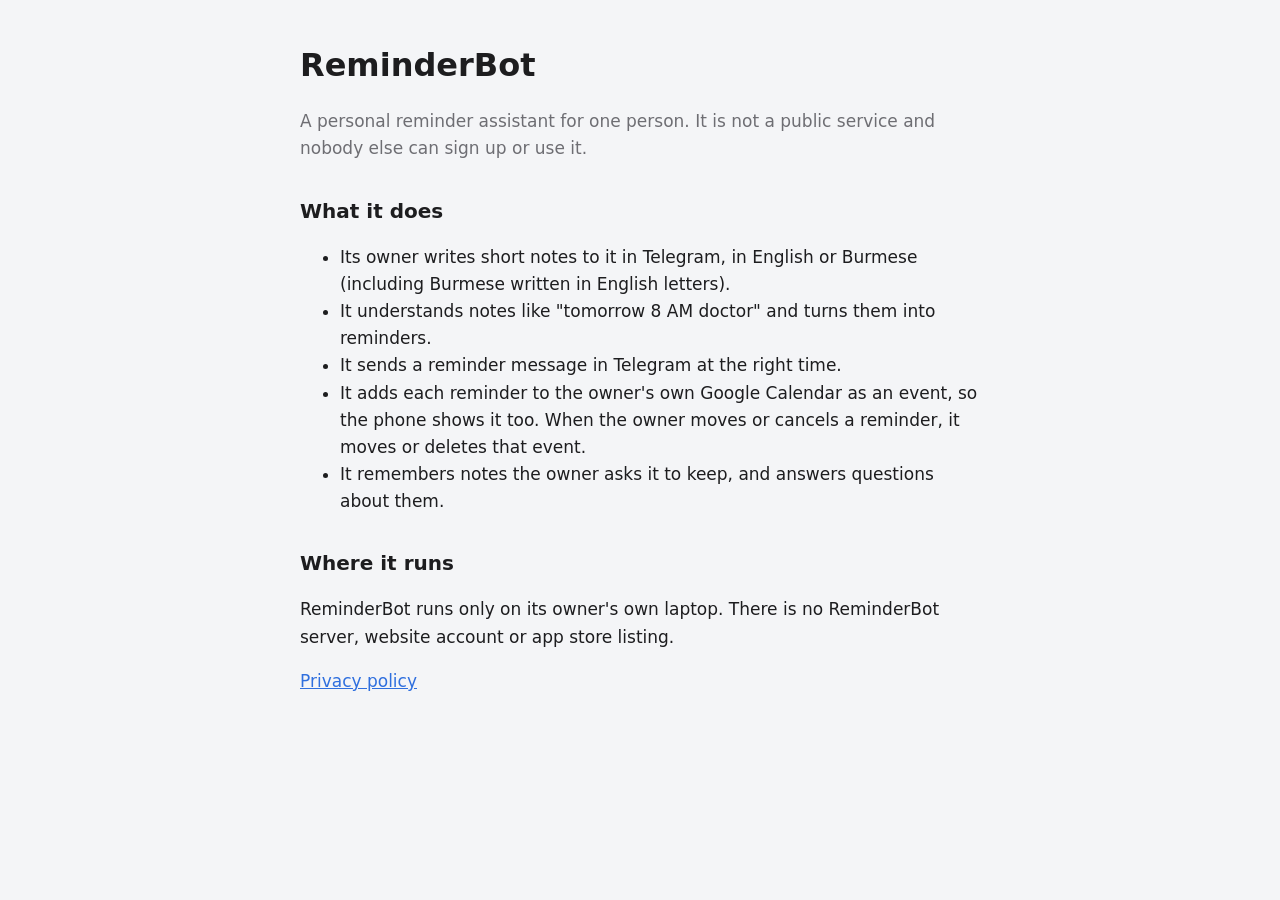
<file: index.html>
<!doctype html>
<html lang="en">
<head>
<meta charset="utf-8">
<meta name="viewport" content="width=device-width, initial-scale=1">
<title>ReminderBot</title>
<link rel="stylesheet" href="style.css">
</head>
<body>
<main>
  <h1>ReminderBot</h1>
  <p class="lead">A personal reminder assistant for one person. It is not a public service and
    nobody else can sign up or use it.</p>

  <h2>What it does</h2>
  <ul>
    <li>Its owner writes short notes to it in Telegram, in English or Burmese (including
      Burmese written in English letters).</li>
    <li>It understands notes like "tomorrow 8 AM doctor" and turns them into reminders.</li>
    <li>It sends a reminder message in Telegram at the right time.</li>
    <li>It adds each reminder to the owner's own Google Calendar as an event, so the phone
      shows it too. When the owner moves or cancels a reminder, it moves or deletes that event.</li>
    <li>It remembers notes the owner asks it to keep, and answers questions about them.</li>
  </ul>

  <h2>Where it runs</h2>
  <p>ReminderBot runs only on its owner's own laptop. There is no ReminderBot server, website
    account or app store listing.</p>

  <p><a href="privacy.html">Privacy policy</a></p>
</main>
</body>
</html>
</file>
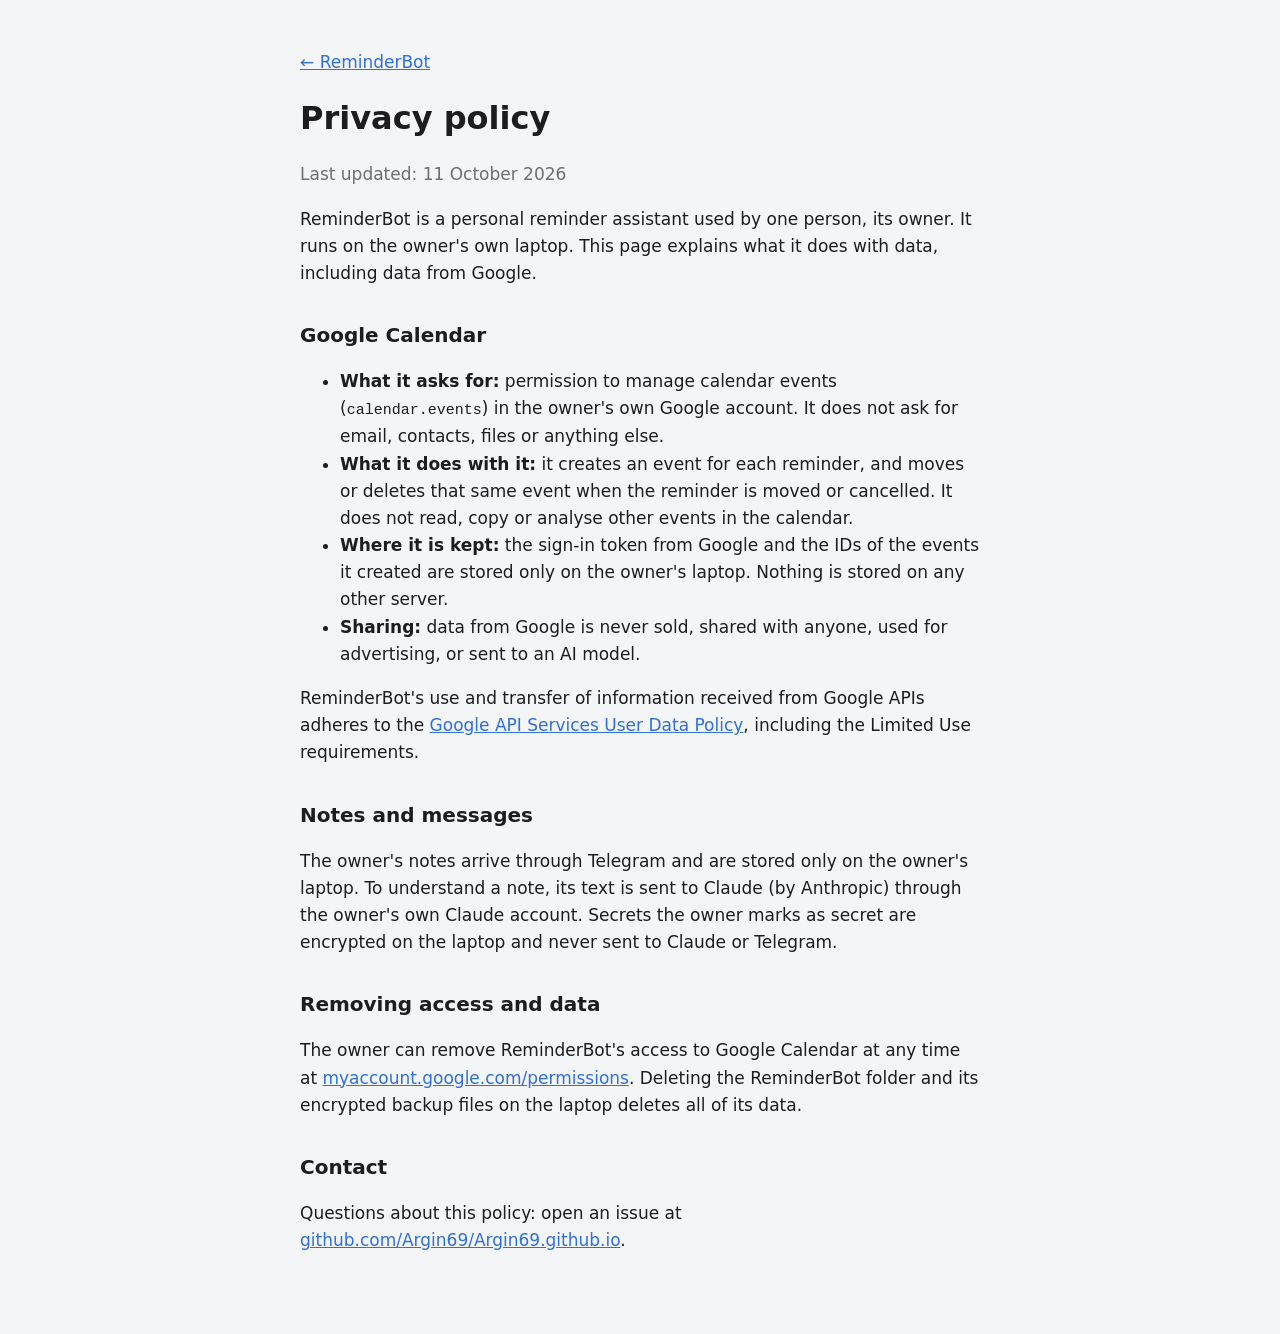
<file: privacy.html>
<!doctype html>
<html lang="en">
<head>
<meta charset="utf-8">
<meta name="viewport" content="width=device-width, initial-scale=1">
<title>ReminderBot – Privacy policy</title>
<link rel="stylesheet" href="style.css">
</head>
<body>
<main>
  <p><a href="./">← ReminderBot</a></p>
  <h1>Privacy policy</h1>
  <p class="lead">Last updated: 11 October 2026</p>

  <p>ReminderBot is a personal reminder assistant used by one person, its owner. It runs on the
    owner's own laptop. This page explains what it does with data, including data from Google.</p>

  <h2>Google Calendar</h2>
  <ul>
    <li><strong>What it asks for:</strong> permission to manage calendar events
      (<code>calendar.events</code>) in the owner's own Google account. It does not ask for email,
      contacts, files or anything else.</li>
    <li><strong>What it does with it:</strong> it creates an event for each reminder, and moves or
      deletes that same event when the reminder is moved or cancelled. It does not read, copy or
      analyse other events in the calendar.</li>
    <li><strong>Where it is kept:</strong> the sign-in token from Google and the IDs of the events
      it created are stored only on the owner's laptop. Nothing is stored on any other server.</li>
    <li><strong>Sharing:</strong> data from Google is never sold, shared with anyone, used for
      advertising, or sent to an AI model.</li>
  </ul>
  <p>ReminderBot's use and transfer of information received from Google APIs adheres to the
    <a href="https://developers.google.com/terms/api-services-user-data-policy">Google API Services
    User Data Policy</a>, including the Limited Use requirements.</p>

  <h2>Notes and messages</h2>
  <p>The owner's notes arrive through Telegram and are stored only on the owner's laptop. To
    understand a note, its text is sent to Claude (by Anthropic) through the owner's own Claude
    account. Secrets the owner marks as secret are encrypted on the laptop and never sent to Claude
    or Telegram.</p>

  <h2>Removing access and data</h2>
  <p>The owner can remove ReminderBot's access to Google Calendar at any time at
    <a href="https://myaccount.google.com/permissions">myaccount.google.com/permissions</a>.
    Deleting the ReminderBot folder and its encrypted backup files on the laptop deletes all of
    its data.</p>

  <h2>Contact</h2>
  <p>Questions about this policy: open an issue at
    <a href="https://github.com/Argin69/Argin69.github.io/issues">github.com/Argin69/Argin69.github.io</a>.</p>
</main>
</body>
</html>
</file>
<file: style.css>
:root { color-scheme: light dark; --fg: #1d1d1f; --bg: #f4f5f7; --dim: #6e6e73; --accent: #2f6fde; }
@media (prefers-color-scheme: dark) {
  :root { --fg: #f2f2f7; --bg: #151517; --dim: #a1a1a6; --accent: #6ea2ff; }
}
body { margin: 0; background: var(--bg); color: var(--fg);
       font: 17px/1.6 system-ui, -apple-system, "Segoe UI", sans-serif; }
main { max-width: 680px; margin: 0 auto; padding: 32px 16px 64px; }
h1 { font-size: 32px; margin: 8px 0; }
h2 { font-size: 20px; margin-top: 32px; }
.lead { color: var(--dim); }
a { color: var(--accent); }
code { font-size: 15px; }
</file>
